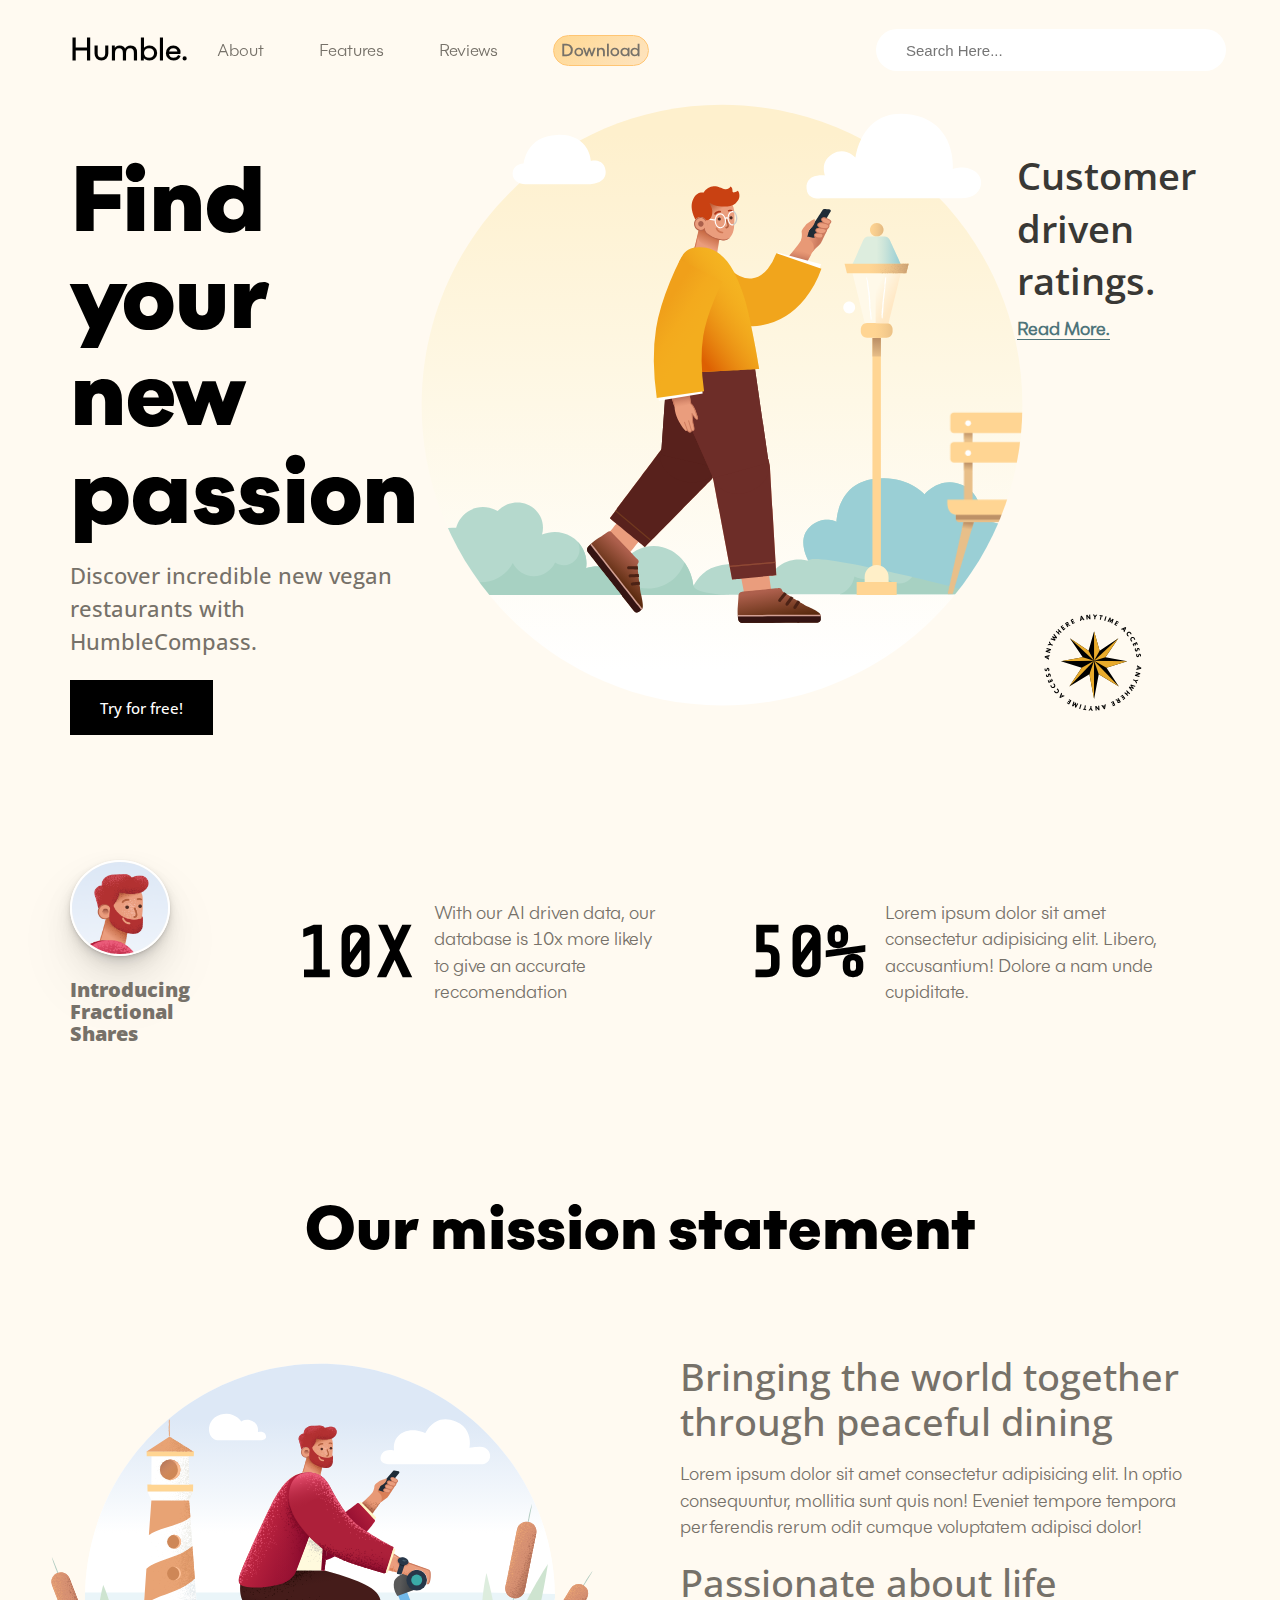
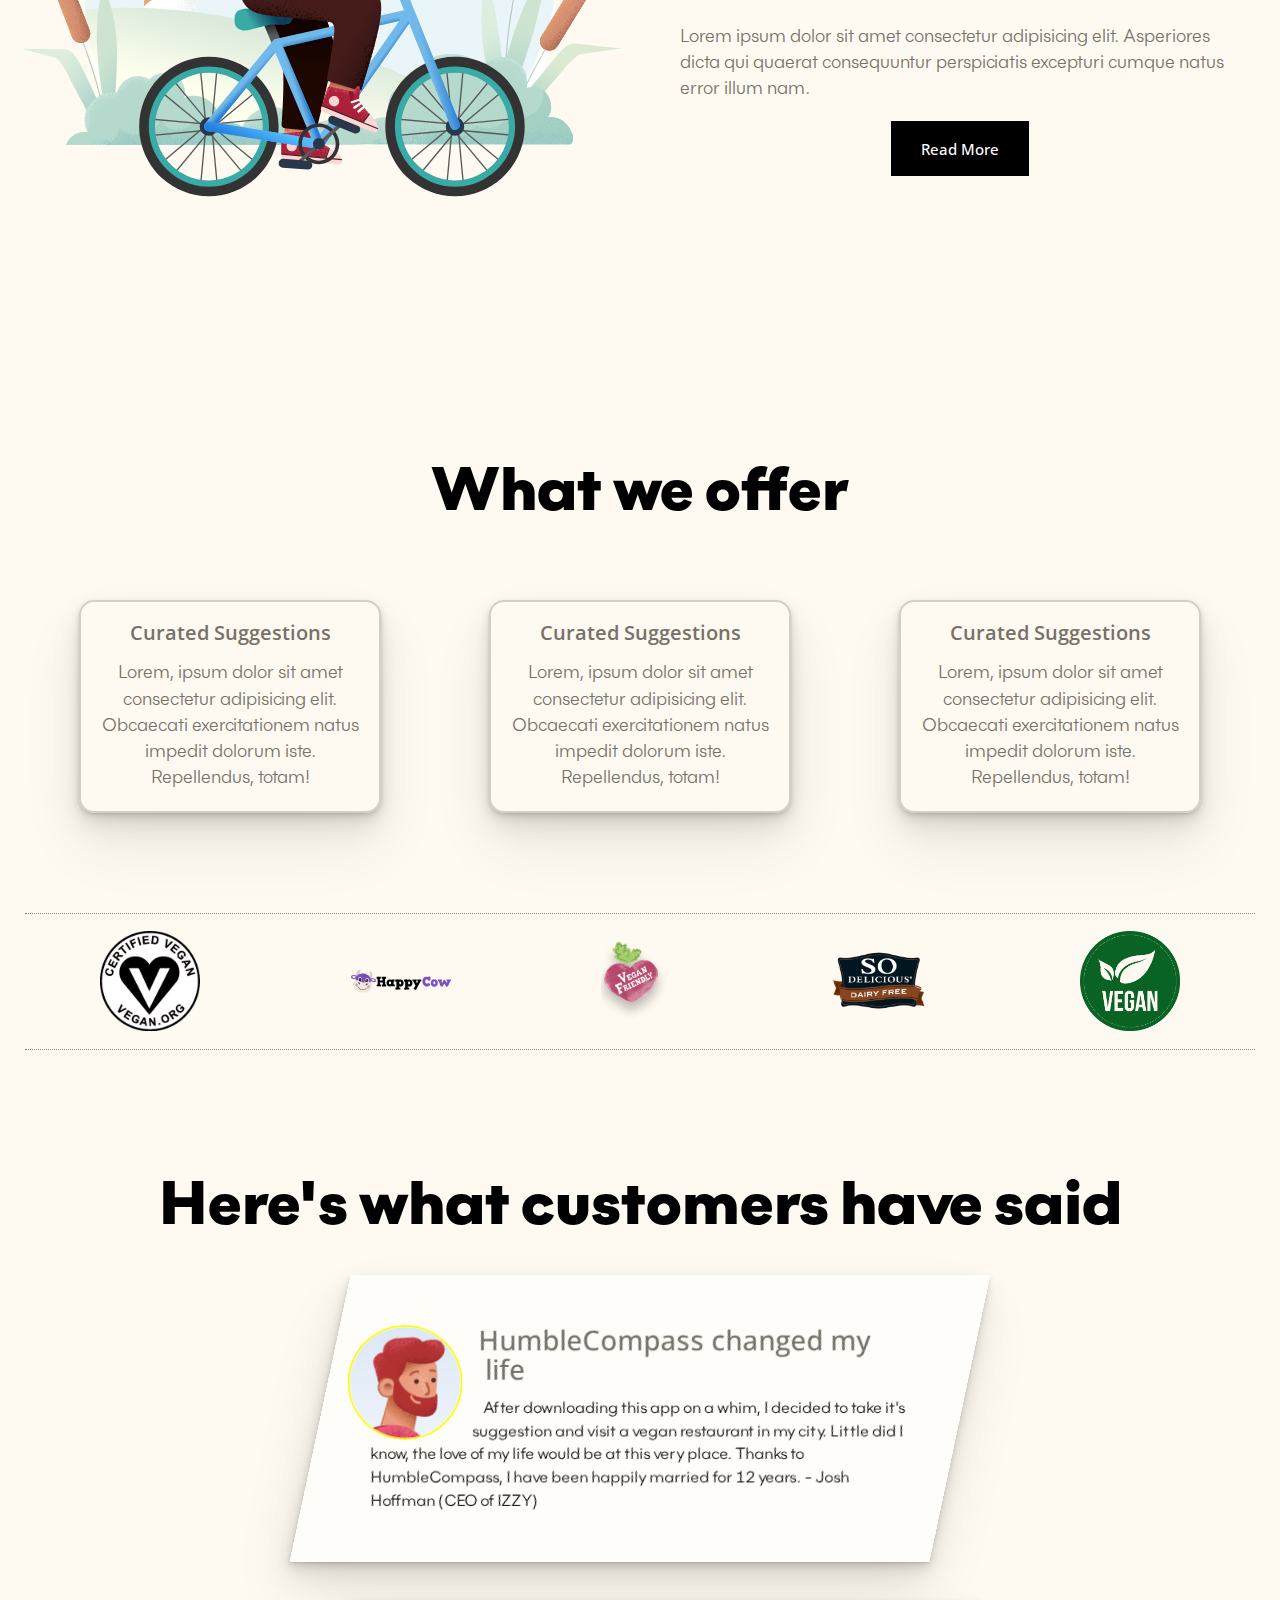
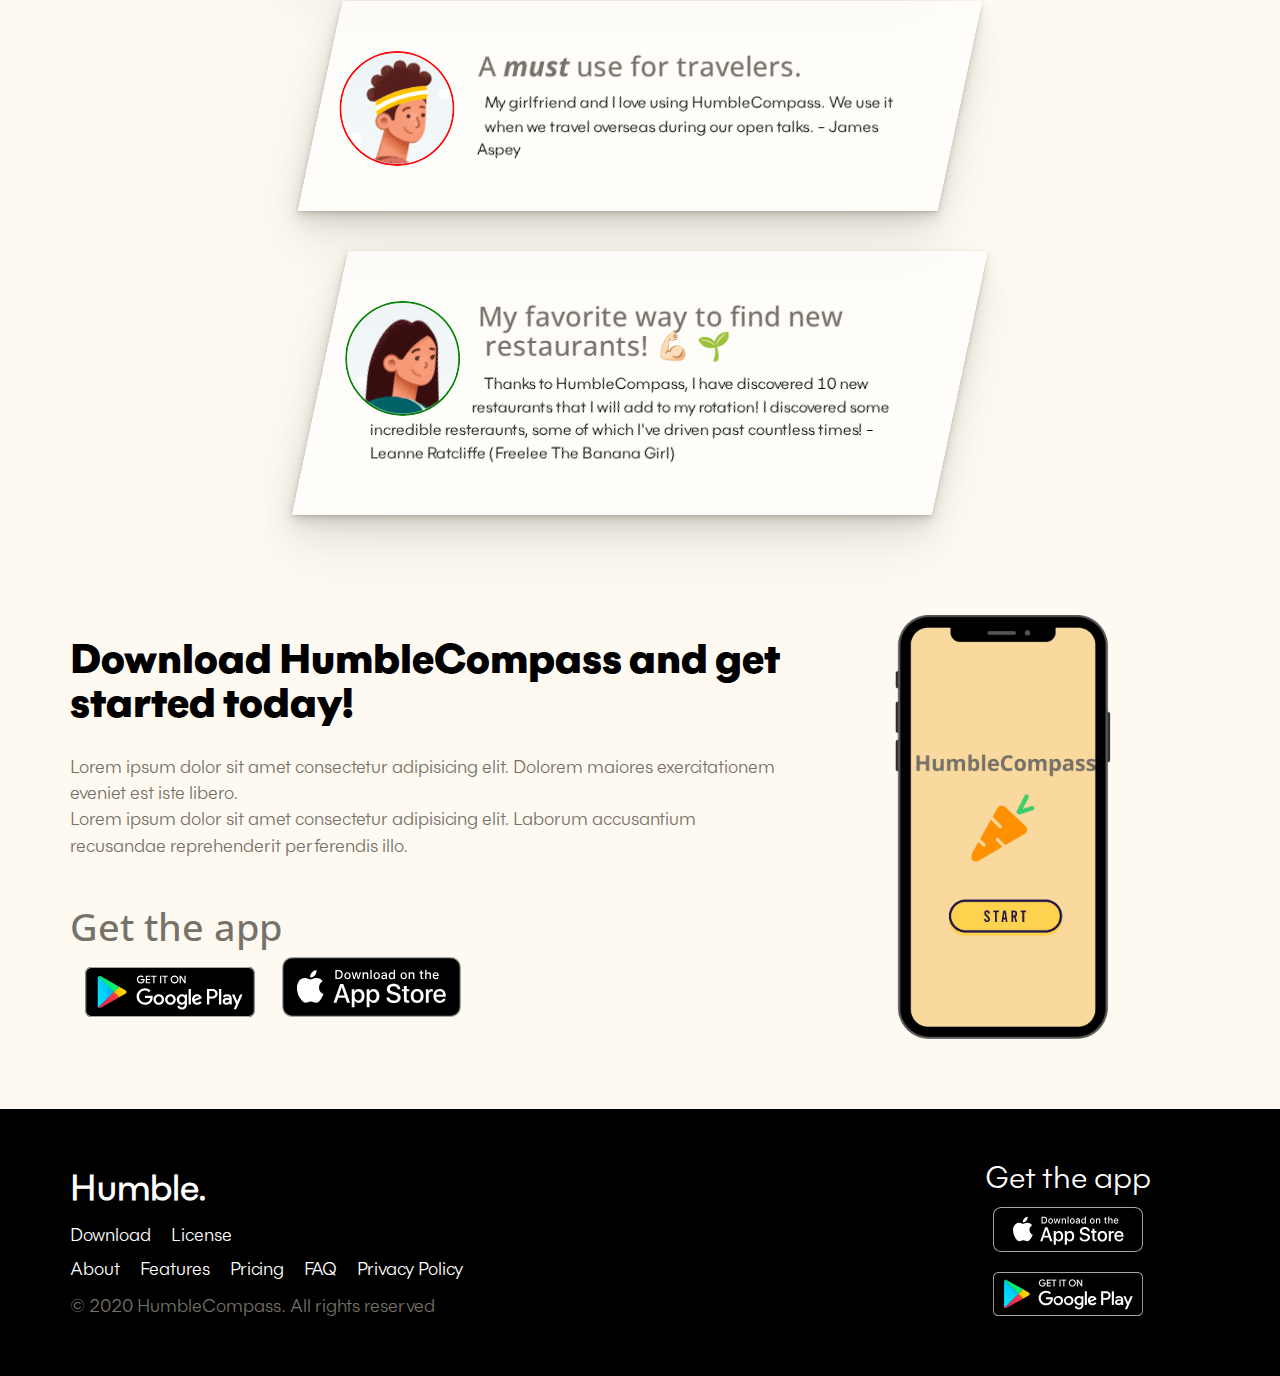
<file: index.html>
<!DOCTYPE html>
<!--

          .
        ('
        '|
        |'
       [::]
       [::]   _......_
       [::].-'      _.-`.
       [:.'    .-. '-._.-`.
       [/ /\   |  \        `-..
       / / |   `-.'      .-.   `-.
      /  `-'            (   `.    `.
     |           /\      `-._/      \
     '    .'\   /  `.           _.-'|
    /    /  /   \_.-'        _.':;:/
  .'     \_/             _.-':;_.-'
 /   .-.             _.-' \;.-'
/   (   \       _..-'     |
\    `._/  _..-'    .--.  |
 `-.....-'/  _ _  .'    '.|
          | |_|_| |      | \  (o)
     (o)  | |_|_| |      | | (\'/)
    (\'/)/  ''''' |     o|  \;:;
     :;  |        |      |  |/)
      ;: `-.._    /__..--'\.' ;:
          :;  `--' :;   :;


  Designed with Love
  Ryan Roberts
  https://ryanroberts.dev
  https://www.linkedin.com/in/ryanroberts0/
  @positiveryan 


-->
<html lang="en">
  <head>
    <meta charset="UTF-8" />
    <meta http-equiv="X-UA-Compatible" content="IE=edge" />
    <meta name="viewport" content="width=device-width, initial-scale=1.0" />
    <link
      rel="stylesheet"
      href="https://cdnjs.cloudflare.com/ajax/libs/font-awesome/5.15.3/css/all.min.css"
      integrity="sha512-iBBXm8fW90+nuLcSKlbmrPcLa0OT92xO1BIsZ+ywDWZCvqsWgccV3gFoRBv0z+8dLJgyAHIhR35VZc2oM/gI1w=="
      crossorigin="anonymous"
    />
    <link rel="stylesheet" href="./css/main.css" />
    <link rel="preconnect" href="https://fonts.gstatic.com" />
    <link
      href="https://fonts.googleapis.com/css2?family=Share+Tech+Mono&display=swap"
      rel="stylesheet"
    />
    <link rel="apple-touch-icon" sizes="180x180" href="/apple-touch-icon.png" />
    <link rel="icon" type="image/png" sizes="32x32" href="/favicon-32x32.png" />
    <link rel="icon" type="image/png" sizes="16x16" href="/favicon-16x16.png" />
    <link rel="manifest" href="/site.webmanifest" />
    <meta name="description" content="Discover new restaurants with HumbleCompass" />
    <meta name="keywords" content="vegan plant-based plant based mindful earth food restaurants" />
    <title>Be Humble.</title>
  </head>
  <body>
    <!-- NAVBAR -->
    <nav class="nav top" id="navbar">
      <h3 class="nav__logo">Humble.</h3>
      <ul>
        <li><a href="#about">About</a></li>
        <li><a href="#features">Features</a></li>
        <li><a href="#reviews">Reviews</a></li>
        <li><a href="#" id="downloadBtn">Download</a></li>
      </ul>
      <form id="navSearch" class="input-icon">
        <input
          placeholder="Search Here..."
          class="nav__search"
          type="text"
          name="search"
          id="search"
        />
        <i class="fas fa-search"></i>
      </form>
    </nav>
    <!-- HERO SECTION -->
    <main class="hero">
      <div class="hero__left">
        <div>
          <h1 class="heading heading--primary mb-2">Find your new passion</h1>
          <p class="subheading subheading--hero mb-4">
            Discover incredible new vegan restaurants with HumbleCompass.
          </p>
        </div>
        <a class="btn btn--hero" href="#download">Try for free!</a>
      </div>
      <!-- SAPIENS Start -->
      <script src="./js/pre-min.js"></script>
      <div id="lottie" class="hero__center"></div>
      <script src="./js/post-min.js"></script>
      <!-- SAPIENS end -->
      <div class="hero__right">
        <div>
          <h4 class="subheading subheading--secondary mb-1">Customer driven ratings.</h4>
          <a href="#features">Read More.</a>
        </div>
        <img src="./img/compass.svg" alt="cpas" />
      </div>
    </main>

    <!-- TESTIMONIALS -->
    <section class="article">
      <div class="article__left">
        <img src="./img/head.png" alt="profile" />
        <h3 class="subheading subheading--article">
          Introducing <br />
          Fractional <br />
          Shares
        </h3>
      </div>
      <div class="article__right">
        <article>
          <h4 class="number-text">10X</h4>
          <p class="p-text p-text--primary">
            With our AI driven data, our database is 10x more likely to give an accurate
            reccomendation
          </p>
        </article>
        <article>
          <h4 class="number-text">50%</h4>
          <p class="p-text p-text--primary">
            Lorem ipsum dolor sit amet consectetur adipisicing elit. Libero, accusantium! Dolore a
            nam unde cupiditate.
          </p>
        </article>
      </div>
    </section>

    <!-- About -->
    <section class="about" id="about">
      <div class="about__top">
        <h2 class="heading heading--secondary">Our mission statement</h2>
      </div>
      <div class="about__left">
        <img src="./img/bike.svg" alt="bike" />
      </div>
      <div class="about__right">
        <div>
          <h3 class="subheading subheading--about">
            Bringing the world together through peaceful dining
          </h3>
          <p class="p-text">
            Lorem ipsum dolor sit amet consectetur adipisicing elit. In optio consequuntur, mollitia
            sunt quis non! Eveniet tempore tempora perferendis rerum odit cumque voluptatem adipisci
            dolor!
          </p>
        </div>
        <div>
          <h3 class="subheading subheading--about">Passionate about life</h3>
          <p class="p-text">
            Lorem ipsum dolor sit amet consectetur adipisicing elit. Asperiores dicta qui quaerat
            consequuntur perspiciatis excepturi cumque natus error illum nam.
          </p>
        </div>
        <button class="btn btn--hero ctr-btn">Read More</button>
      </div>
    </section>

    <!-- FEATURES -->
    <section class="features" id="features">
      <h3 class="heading heading--secondary ctr-txt mb-8">What we offer</h3>
      <div class="features__cards">
        <article>
          <i class="fas fa-seedling plant"></i>
          <h4 class="subheading subheading--card">Curated Suggestions</h4>
          <p class="p-text">
            Lorem, ipsum dolor sit amet consectetur adipisicing elit. Obcaecati exercitationem natus
            impedit dolorum iste. Repellendus, totam!
          </p>
        </article>
        <article>
          <i class="fas fa-compass compass"></i>
          <h4 class="subheading subheading--card">Curated Suggestions</h4>
          <p class="p-text">
            Lorem, ipsum dolor sit amet consectetur adipisicing elit. Obcaecati exercitationem natus
            impedit dolorum iste. Repellendus, totam!
          </p>
        </article>
        <article>
          <i class="fas fa-utensils utensils"></i>
          <h4 class="subheading subheading--card">Curated Suggestions</h4>
          <p class="p-text">
            Lorem, ipsum dolor sit amet consectetur adipisicing elit. Obcaecati exercitationem natus
            impedit dolorum iste. Repellendus, totam!
          </p>
        </article>
      </div>
      <aside class="logos">
        <img src="./img/logos/certified-vegan.png" alt="certified-vegan" />
        <img src="./img/logos/happy-cow.svg" alt="certified-vegan" />
        <img src="./img/logos/vf-2.png" alt="certified-vegan" />
        <img src="./img/logos/so-delicious.png" alt="certified-vegan" />
        <img src="./img/logos/vegan-symbol.png" alt="certified-vegan" />
      </aside>
    </section>

    <!-- REVIEWS -->
    <section class="reviews" id="reviews">
      <h2 class="heading heading--secondary ctr-txt mb-4">Here's what customers have said</h2>

      <div class="review mb-4">
        <figure class="review__shape">
          <img src="./img/head.png" alt="head" class="review__img" />
          <figcaption class="review__caption">Josh Hoffman</figcaption>
        </figure>
        <div class="review__text">
          <h3 class="subheading subheading--teritary mb-1">HumbleCompass changed my life</h3>
          <p>
            After downloading this app on a whim, I decided to take it's suggestion and visit a
            vegan restaurant in my city. Little did I know, the love of my life would be at this
            very place. Thanks to HumbleCompass, I have been happily married for 12 years. - Josh
            Hoffman (CEO of IZZY)
          </p>
        </div>
      </div>

      <div class="review mb-4">
        <figure class="review__shape review__shape--red">
          <img src="./img/head-2.png" alt="head" class="review__img" />
          <figcaption class="review__caption">James Aspey</figcaption>
        </figure>
        <div class="review__text">
          <h3 class="subheading subheading--teritary mb-1">
            A <strong><em>must</em></strong> use for travelers.
          </h3>
          <p>
            My girlfriend and I love using HumbleCompass. We use it when we travel overseas during
            our open talks. - James Aspey
          </p>
        </div>
      </div>

      <div class="review">
        <figure class="review__shape review__shape--green">
          <img src="./img/head-3.png" alt="head" class="review__img" />
          <figcaption class="review__caption">Leanne Ratcliffe</figcaption>
        </figure>
        <div class="review__text">
          <h3 class="subheading subheading--teritary mb-1">
            My favorite way to find new restaurants! 💪🏻 🌱
          </h3>
          <p>
            Thanks to HumbleCompass, I have discovered 10 new restaurants that I will add to my
            rotation! I discovered some incredible resteraunts, some of which I've driven past
            countless times! - Leanne Ratcliffe (Freelee The Banana Girl)
          </p>
        </div>
      </div>
    </section>

    <!-- DOWNLOAD SECTION -->
    <section class="download" id="download">
      <div class="download__left">
        <article>
          <h2 class="heading heading--features mb-3">
            Download HumbleCompass and get started today!
          </h2>
          <p class="p-text">
            Lorem ipsum dolor sit amet consectetur adipisicing elit. Dolorem maiores exercitationem
            eveniet est iste libero.<br />
            Lorem ipsum dolor sit amet consectetur adipisicing elit. Laborum accusantium recusandae
            reprehenderit perferendis illo.
          </p>
        </article>
        <div class="btn-wrap">
          <div class="btn-wrap__left">
            <p class="subheading subheading--phone">Get the app</p>
            <img src="./img/goog.svg" class="google-btn" alt="google" />
          </div>
          <img src="./img/app-store-badge.svg" class="app-btn" alt="apple" />
        </div>
      </div>
      <div class="download__right">
        <img src="./img/phone-final.png" alt="iphone-left" />
      </div>
    </section>
    <!-- Footer -->
    <footer class="footer">
      <div class="footer__left">
        <h3 class="logo logo--white">Humble.</h3>
        <div class="footer__row">
          <a href="#">Download</a>
          <a href="#">License</a>
        </div>
        <div class="footer__row">
          <a href="#">About</a>
          <a href="#">Features</a>
          <a href="#">Pricing</a>
          <a href="#">FAQ</a>
          <a href="#">Privacy Policy</a>
        </div>
        <p class="p-text p-text--footer">© 2020 HumbleCompass. All rights reserved</p>
      </div>
      <div class="footer__right">
        <p class="logo logo--secondary">Get the app</p>
        <img src="./img/btns/app-store-badge.svg" alt="appstore" />
        <img src="./img/btns/goog-store-badge.svg" alt="appstore" />
      </div>
    </footer>

    <script src="./js/final.js"></script>
  </body>
</html>
</file>
<file: css/main.css>
@import url("https://fonts.googleapis.com/css2?family=Open+Sans:ital,wght@0,300;0,400;0,600;0,700;0,800;1,300;1,400;1,600;1,700;1,800&display=swap");
@font-face {
  font-family: 'Flink Regular';
  font-style: normal;
  font-weight: normal;
  src: local("Flink Regular"), url("../fonts/FlinkRegular.woff") format("woff");
}

@font-face {
  font-family: 'Flink Medium';
  font-style: normal;
  font-weight: normal;
  src: local("Flink Medium"), url("../fonts/FlinkMedium.woff") format("woff");
}

@font-face {
  font-family: 'Flink Medium Italic';
  font-style: normal;
  font-weight: normal;
  src: local("Flink Medium Italic"), url("../fonts/FlinkMediumItalic.woff") format("woff");
}

@font-face {
  font-family: 'Flink Bold';
  font-style: normal;
  font-weight: normal;
  src: local("Flink Bold"), url("../fonts/FlinkBold.woff") format("woff");
}

@font-face {
  font-family: 'Flink Black';
  font-style: normal;
  font-weight: normal;
  src: local("Flink Black"), url("../fonts/FlinkBlack.woff") format("woff");
}

:root {
  --color-primary: #fffaf1;
  --shadow-diffuse: 0 1px 1px rgba(0, 0, 0, 0.08), 0 2px 2px rgba(0, 0, 0, 0.12),
    0 4px 4px rgba(0, 0, 0, 0.16), 0 8px 8px rgba(0, 0, 0, 0.2);
  --shadow-dreamy: 0 1px 2px rgba(0, 0, 0, 0.07), 0 2px 4px rgba(0, 0, 0, 0.07),
    0 4px 8px rgba(0, 0, 0, 0.07), 0 8px 16px rgba(0, 0, 0, 0.07), 0 16px 32px rgba(0, 0, 0, 0.07),
    0 32px 64px rgba(0, 0, 0, 0.07);
  --shadow-shorter: 0 1px 1px rgba(0, 0, 0, 0.11), 0 2px 2px rgba(0, 0, 0, 0.11),
    0 4px 4px rgba(0, 0, 0, 0.11), 0 6px 8px rgba(0, 0, 0, 0.11), 0 8px 16px rgba(0, 0, 0, 0.11);
  --shadow-longer: 0 2px 1px rgba(0, 0, 0, 0.09), 0 4px 2px rgba(0, 0, 0, 0.09),
    0 8px 4px rgba(0, 0, 0, 0.09), 0 16px 8px rgba(0, 0, 0, 0.09), 0 32px 16px rgba(0, 0, 0, 0.09);
}

/*
0 - 600px:      Phone
600 - 900px:    Tablet portrait
900 - 1200px:   Tablet landscape
[1200 - 1800] is where our normal styles apply
1800px + :      Big desktop

$breakpoint arguement choices:
- phone
- tab-port
- tab-land
- big-desktop

ORDER: Base + typography > general layout + grid > page layout > components

1em = 16px
*/
@-webkit-keyframes spin {
  0% {
    -webkit-transform: rotate(0deg);
            transform: rotate(0deg);
  }
  100% {
    -webkit-transform: rotate(360deg);
            transform: rotate(360deg);
  }
}
@keyframes spin {
  0% {
    -webkit-transform: rotate(0deg);
            transform: rotate(0deg);
  }
  100% {
    -webkit-transform: rotate(360deg);
            transform: rotate(360deg);
  }
}

*,
*::before,
*::after {
  margin: 0;
  padding: 0;
  -webkit-box-sizing: inherit;
          box-sizing: inherit;
}

html {
  font-size: 62.5%;
  -webkit-text-size-adjust: none;
     -moz-text-size-adjust: none;
      -ms-text-size-adjust: none;
          text-size-adjust: none;
}

@media only screen and (max-width: 75em) {
  html {
    font-size: 55%;
  }
}

@media only screen and (max-width: 36.5em) {
  html {
    font-size: 52.5%;
  }
}

body {
  -webkit-box-sizing: border-box;
          box-sizing: border-box;
  font-family: 'Flink Regular', 'Flink Medium', 'Flink Thin', 'Flink Bold', 'Flink ExtraBold', 'Flink Black', BlinkMacSystemFont, 'Segoe UI', Roboto, Oxygen, Ubuntu, Cantarell, 'Open Sans', 'Helvetica Neue', sans-serif;
  background: #fffaf1;
  -webkit-text-size-adjust: none;
     -moz-text-size-adjust: none;
      -ms-text-size-adjust: none;
          text-size-adjust: none;
}

@media only screen and (max-width: 75em) {
  body {
    padding: 3rem;
    padding: 0;
  }
}

@media only screen and (max-width: 36.5em) {
  body {
    padding: 0;
  }
}

::-moz-selection {
  background-color: #e9ab2b;
  color: white;
}

::selection {
  background-color: #e9ab2b;
  color: white;
}

.heading {
  font-weight: 800;
  line-height: 1.08;
  font-family: 'Flink Black', sans-serif;
  font-size: 9rem;
}

@media only screen and (max-width: 36.5em) {
  .heading {
    font-size: 7rem;
    line-height: 1.25;
  }
}

.heading--secondary {
  font-size: 6rem;
  font-weight: 700;
}

@media only screen and (max-width: 36.5em) {
  .heading--secondary {
    font-size: 5.5rem;
    text-align: center;
  }
}

.heading--features {
  font-size: 4rem;
}

@media only screen and (max-width: 36.5em) {
  .heading--features {
    text-align: center;
  }
}

.subheading {
  font-weight: 500;
  color: #767169;
  font-size: 3.75rem;
  font-family: 'Open Sans', sans-serif;
  line-height: 1.1;
}

.subheading--hero {
  font-size: 2.2rem;
  line-height: 1.5;
}

.subheading--secondary {
  color: #393835;
  font-weight: 600;
  line-height: 1.4;
}

.subheading--article {
  font-size: 2rem;
  font-weight: 800;
}

.subheading--about {
  line-height: 1.2;
  margin-bottom: 1.75rem;
}

.subheading--phone {
  line-height: 1.2;
  margin-bottom: 1.75rem;
}

@media only screen and (max-width: 36.5em) {
  .subheading--phone {
    display: none;
  }
}

.subheading--card {
  font-size: 2rem;
  font-weight: 600;
  margin-bottom: 1.5rem;
}

.subheading--teritary {
  font-size: 2.75rem;
}

.logo {
  font-size: 3.5rem;
}

.logo--white {
  color: #fff;
}

.logo--secondary {
  color: white;
  font-size: 3rem;
}

.number-text {
  font-family: 'Share Tech Mono', monospace;
  font-size: 7.25rem;
  margin-right: 2rem;
}

.p-text {
  line-height: 1.5;
  font-size: 1.75rem;
  color: #767169;
  font-weight: 500;
}

.txt-ctr {
  text-align: center;
}

.radial-gradient {
  height: 30rem;
  width: 30rem;
  border-radius: 100rem;
  background: #fee4c0;
  background: radial-gradient(circle, #fee4c0 0%, rgba(255, 250, 241, 0.0914741) 100%);
}

.mb-1 {
  margin-bottom: 1rem;
}

.mb-2 {
  margin-bottom: 2rem;
}

.mb-3 {
  margin-bottom: 3rem;
}

.mb-4 {
  margin-bottom: 4rem;
}

.mb-5 {
  margin-bottom: 5rem;
}

.mb-6 {
  margin-bottom: 6rem;
}

.mb-7 {
  margin-bottom: 7rem;
}

.mb-8 {
  margin-bottom: 8rem;
}

.mb-9 {
  margin-bottom: 9rem;
}

.mb-10 {
  margin-bottom: 10rem;
}

.ctr-btn {
  display: inherit;
  margin: 0 auto;
}

.ctr-txt {
  width: -webkit-fit-content;
  width: -moz-fit-content;
  width: fit-content;
  margin-left: auto;
  margin-right: auto;
}

.input-icon {
  position: relative;
}

.input-icon i {
  position: absolute;
  bottom: 15px;
  right: 15px;
  font-size: 1.5rem;
  color: grey;
  cursor: pointer;
  -webkit-transition: all 0.3s;
  transition: all 0.3s;
}

.input-icon i:hover {
  color: black;
}

@media only screen and (max-width: 36.5em) {
  .input-icon i {
    display: none;
  }
}

.nav {
  display: -webkit-box;
  display: -ms-flexbox;
  display: flex;
  -webkit-box-pack: justify;
      -ms-flex-pack: justify;
          justify-content: space-between;
  margin-bottom: 5rem;
  z-index: 999;
  height: 10rem;
  padding: 0 7rem;
  -webkit-box-align: center;
      -ms-flex-align: center;
          align-items: center;
  background: #f9e6c6;
  position: fixed;
  width: 100%;
  top: 0px;
  z-index: 99999;
  -webkit-transition: all 0.5s ease;
  transition: all 0.5s ease;
  -webkit-box-shadow: 0 2px 4px 0 rgba(0, 0, 0, 0.2);
          box-shadow: 0 2px 4px 0 rgba(0, 0, 0, 0.2);
}

.nav.top {
  background-color: transparent;
  -webkit-box-shadow: none;
          box-shadow: none;
}

@media only screen and (max-width: 56.25em) {
  .nav {
    padding: 1rem 1.25rem;
  }
}

@media only screen and (max-width: 36.5em) {
  .nav {
    padding: 1rem 2rem;
  }
}

.nav ul {
  list-style: none;
  display: -webkit-box;
  display: -ms-flexbox;
  display: flex;
  -webkit-box-align: center;
      -ms-flex-align: center;
          align-items: center;
  margin-right: 20rem;
}

@media only screen and (max-width: 75em) {
  .nav ul {
    margin-right: 0;
  }
}

.nav ul li {
  margin: 0 2.75rem;
  font-size: 1.65rem;
}

@media only screen and (max-width: 56.25em) {
  .nav ul li:nth-child(-n + 3) {
    display: none;
  }
}

.nav ul li a {
  text-decoration: none;
  color: #767169;
  -webkit-transition: color 0.3s;
  transition: color 0.3s;
}

.nav ul li a:hover {
  color: #e9ab2b;
}

.nav ul li:last-child {
  display: inline-block;
  border: 1px solid #ffc573;
  border-radius: 10rem;
  padding: 0.45rem 0.75rem;
  font-weight: 800;
  background: #fee4c0;
  background: linear-gradient(319deg, #fee4c0 0%, #ffd892 100%);
  -webkit-transition: all 0.3s;
  transition: all 0.3s;
  cursor: pointer;
}

.nav ul li:last-child:hover {
  -webkit-transform: translateY(-3px);
          transform: translateY(-3px);
  -webkit-box-shadow: var(--shadow-dreamy);
          box-shadow: var(--shadow-dreamy);
}

.nav ul li:last-child:hover a {
  color: inherit;
}

@media only screen and (max-width: 36.5em) {
  .nav ul li:last-child {
    margin: 0;
  }
}

.nav__logo {
  font-size: 3rem;
  cursor: pointer;
}

@media only screen and (max-width: 36.5em) {
  .nav__logo {
    margin-right: auto;
  }
}

.nav__search {
  border-radius: 100px;
  width: 35rem;
  border: none;
  outline: none;
  padding: 1.25rem 3rem;
  font-size: 1.5rem;
  -webkit-transition: all 0.3s;
  transition: all 0.3s;
}

.nav__search:hover, .nav__search:focus {
  -webkit-box-shadow: var(--shadow-shorter);
          box-shadow: var(--shadow-shorter);
}

@media only screen and (max-width: 56.25em) {
  .nav__search {
    width: 25rem;
  }
}

@media only screen and (max-width: 36.5em) {
  .nav__search {
    display: none;
  }
}

.btn--hero {
  padding: 1.75rem 3rem;
  background: #000000;
  color: #fff;
  border: none;
  font-family: 'Open Sans';
  cursor: pointer;
  font-weight: 500;
  font-size: 1.5rem;
  text-decoration: none;
  -webkit-transition: all 0.3s ease;
  transition: all 0.3s ease;
  text-align: center;
}

.btn--hero:hover {
  background: #e9ab2b;
}

@media only screen and (max-width: 36.5em) {
  .btn--hero {
    padding: 1.75rem 2.5rem;
    font-size: 1.75rem;
  }
}

.logos {
  border-top: 1px dotted grey;
  border-bottom: 1px dotted grey;
  padding: 1.75rem 0;
  display: -webkit-box;
  display: -ms-flexbox;
  display: flex;
  -ms-flex-pack: distribute;
      justify-content: space-around;
}

.logos img {
  max-width: 10rem;
  max-height: 10rem;
}

@media only screen and (max-width: 36.5em) {
  .logos img:last-child {
    display: none;
  }
}

.carousel {
  padding: 10px;
  background: tomato;
}

.carousel__child {
  width: 358px;
  height: 40px;
  margin: 0 auto;
  border-top: 1px dotted grey;
  border-bottom: 1px dotted grey;
  padding: 1.75rem 0;
  display: -webkit-box;
  display: -ms-flexbox;
  display: flex;
  -ms-flex-pack: distribute;
      justify-content: space-around;
}

.carousel__child ul {
  position: relative;
  list-style: none;
  padding: 0;
  border: 1px solid black;
  margin: 0;
  height: 40px;
  overflow: hidden;
}

.carousel__child ul li {
  position: absolute;
  background: white;
  margin-right: -4px;
}

.carousel__child ul li div {
  width: 60px;
  height: 40px;
  display: inline-block;
  text-align: center;
  line-height: 40px;
  margin-right: -4px;
}

.one {
  -webkit-animation: loop 4s linear infinite;
          animation: loop 4s linear infinite;
}

.two {
  -webkit-animation: looptwo 8s linear infinite;
          animation: looptwo 8s linear infinite;
}

@-webkit-keyframes loop {
  0% {
    -webkit-transform: translate(0, 0);
            transform: translate(0, 0);
  }
  50% {
    -webkit-transform: translate(-100%, 0);
            transform: translate(-100%, 0);
  }
  50.1% {
    -webkit-transform: translate(100%, 0);
            transform: translate(100%, 0);
  }
  100% {
    -webkit-transform: translate(0, 0);
            transform: translate(0, 0);
  }
}

@keyframes loop {
  0% {
    -webkit-transform: translate(0, 0);
            transform: translate(0, 0);
  }
  50% {
    -webkit-transform: translate(-100%, 0);
            transform: translate(-100%, 0);
  }
  50.1% {
    -webkit-transform: translate(100%, 0);
            transform: translate(100%, 0);
  }
  100% {
    -webkit-transform: translate(0, 0);
            transform: translate(0, 0);
  }
}

@-webkit-keyframes looptwo {
  0% {
    -webkit-transform: translate(100%, 0);
            transform: translate(100%, 0);
  }
  50% {
    -webkit-transform: translate(-100%, 0);
            transform: translate(-100%, 0);
  }
  50.1% {
    -webkit-transform: translate(100%, 0);
            transform: translate(100%, 0);
  }
  100% {
    -webkit-transform: translate(-100%, 0);
            transform: translate(-100%, 0);
  }
}

@keyframes looptwo {
  0% {
    -webkit-transform: translate(100%, 0);
            transform: translate(100%, 0);
  }
  50% {
    -webkit-transform: translate(-100%, 0);
            transform: translate(-100%, 0);
  }
  50.1% {
    -webkit-transform: translate(100%, 0);
            transform: translate(100%, 0);
  }
  100% {
    -webkit-transform: translate(-100%, 0);
            transform: translate(-100%, 0);
  }
}

.hero {
  display: -ms-grid;
  display: grid;
  -ms-grid-columns: 3.25fr 6fr 2fr;
      grid-template-columns: 3.25fr 6fr 2fr;
      grid-template-areas: 'hero-left hero-center hero-right';
  gap: 1rem;
  height: 90vh;
  padding: 15rem 7rem 0 7rem;
  position: relative;
}

@media only screen and (min-width: 112.5em) {
  .hero {
    margin-bottom: 25rem;
  }
}

@media only screen and (max-width: 75em) {
  .hero {
    padding: 15rem 5rem 5rem 5rem;
    -ms-grid-columns: 2fr 2.75fr;
        grid-template-columns: 2fr 2.75fr;
        grid-template-areas: 'hero-left hero-center';
  }
}

@media only screen and (max-width: 56.25em) {
  .hero {
    padding: 15rem 0 5rem 0;
    -ms-grid-columns: 1fr;
        grid-template-columns: 1fr;
    -ms-grid-rows: 1.5fr minmax(300px, 3fr);
        grid-template-rows: 1.5fr minmax(300px, 3fr);
        grid-template-areas: 'hero-left' 'hero-center';
  }
}

@media only screen and (max-width: 36.5em) {
  .hero {
    margin-bottom: 20rem;
  }
}

.hero__left {
  -ms-grid-row: 1;
  -ms-grid-column: 1;
  grid-area: hero-left;
  z-index: 999;
}

@media only screen and (max-width: 56.25em) {
  .hero__left {
    text-align: center;
    padding: 1.25rem;
  }
}

.hero__center {
  -ms-grid-row: 1;
  -ms-grid-column: 2;
  grid-area: hero-center;
}

.hero__center svg {
  width: 80%;
  position: absolute;
  top: 20px;
  left: 210px;
}

@media only screen and (min-width: 112.5em) {
  .hero__center svg {
    width: 70%;
  }
}

@media only screen and (max-width: 75em) {
  .hero__center svg {
    top: 100px;
  }
}

@media only screen and (max-width: 56.25em) {
  .hero__center svg {
    left: 76px;
    top: 425px;
  }
}

@media only screen and (max-width: 36.5em) {
  .hero__center svg {
    top: 50%;
    left: 50%;
    -webkit-transform: translate(-50%, 30%);
            transform: translate(-50%, 30%);
    width: 100%;
  }
}

.hero__right {
  -ms-grid-row: 1;
  -ms-grid-column: 3;
  grid-area: hero-right;
  display: -webkit-box;
  display: -ms-flexbox;
  display: flex;
  -webkit-box-orient: vertical;
  -webkit-box-direction: normal;
      -ms-flex-direction: column;
          flex-direction: column;
  -webkit-box-pack: justify;
      -ms-flex-pack: justify;
          justify-content: space-between;
}

@media only screen and (max-width: 75em) {
  .hero__right {
    display: none;
  }
}

.hero__right img {
  width: 15rem;
  outline: none;
  -webkit-animation: spin 7s ease-in-out infinite;
          animation: spin 7s ease-in-out infinite;
  margin-bottom: 7rem;
}

.hero__right a {
  font-size: 1.75rem;
  font-weight: 600;
  border-bottom: 1px solid #4e747a;
  text-decoration: none;
  color: #4e747a;
  -webkit-transition: all 0.3s;
  transition: all 0.3s;
}

.hero__right a:hover {
  color: #e9ab2b;
  border-bottom: 1px solid #e9ab2b;
}

.article {
  display: -webkit-box;
  display: -ms-flexbox;
  display: flex;
  -webkit-box-pack: justify;
      -ms-flex-pack: justify;
          justify-content: space-between;
  padding: 5rem 7rem;
}

@media only screen and (max-width: 75em) {
  .article {
    -webkit-box-pack: center;
        -ms-flex-pack: center;
            justify-content: center;
  }
}

@media only screen and (max-width: 36.5em) {
  .article {
    padding: 5rem 0;
    display: none;
  }
}

.article__left {
  width: 35%;
}

@media only screen and (max-width: 75em) {
  .article__left {
    display: none;
  }
}

.article__left img {
  width: 10rem;
  border: 2px solid white;
  border-radius: 50%;
  -webkit-box-shadow: var(--shadow-dreamy);
          box-shadow: var(--shadow-dreamy);
  margin-bottom: 2rem;
}

.article__right {
  display: -webkit-box;
  display: -ms-flexbox;
  display: flex;
}

@media only screen and (max-width: 75em) {
  .article__right {
    -webkit-box-orient: vertical;
    -webkit-box-direction: normal;
        -ms-flex-direction: column;
            flex-direction: column;
  }
}

.article__right article {
  display: -webkit-box;
  display: -ms-flexbox;
  display: flex;
  -webkit-box-align: center;
      -ms-flex-align: center;
          align-items: center;
  padding: 0 4rem;
}

@media only screen and (max-width: 75em) {
  .article__right article {
    -webkit-box-orient: vertical;
    -webkit-box-direction: normal;
        -ms-flex-direction: column;
            flex-direction: column;
    -webkit-box-align: center;
        -ms-flex-align: center;
            align-items: center;
    -webkit-box-pack: center;
        -ms-flex-pack: center;
            justify-content: center;
    text-align: center;
    padding: 2rem 0;
  }
}

@media only screen and (max-width: 77em) {
  .article__left {
    display: none;
  }
  .article__right {
    -webkit-box-orient: vertical;
    -webkit-box-direction: normal;
        -ms-flex-direction: column;
            flex-direction: column;
  }
  .article__right article {
    -webkit-box-orient: vertical;
    -webkit-box-direction: normal;
        -ms-flex-direction: column;
            flex-direction: column;
    -webkit-box-align: center;
        -ms-flex-align: center;
            align-items: center;
    -webkit-box-pack: center;
        -ms-flex-pack: center;
            justify-content: center;
    text-align: center;
    padding: 2rem 0;
  }
}

.about {
  display: -ms-grid;
  display: grid;
  -ms-grid-columns: (1fr)[2];
      grid-template-columns: repeat(2, 1fr);
  -ms-grid-rows: 0.2fr 1fr;
      grid-template-rows: 0.2fr 1fr;
      grid-template-areas: 'about-top about-top' 'about-left about-right';
  padding: 10rem 0 5rem 0;
}

@media only screen and (max-width: 75em) {
  .about {
    -ms-grid-columns: 1fr;
        grid-template-columns: 1fr;
    -ms-grid-rows: 0.1fr 0.5fr 1fr;
        grid-template-rows: 0.1fr 0.5fr 1fr;
        grid-template-areas: 'about-top' 'about-right' 'about-left';
  }
}

@media only screen and (max-width: 36.5em) {
  .about {
    padding: 6.5rem 0 0 0;
    -ms-grid-rows: 0.1fr 0.5fr minmax(300px, 0.5fr);
        grid-template-rows: 0.1fr 0.5fr minmax(300px, 0.5fr);
  }
}

.about__top {
  -ms-grid-row: 1;
  -ms-grid-column: 1;
  -ms-grid-column-span: 2;
  grid-area: about-top;
  text-align: center;
}

.about__left {
  -ms-grid-row: 2;
  -ms-grid-column: 1;
  grid-area: about-left;
}

@media only screen and (max-width: 75em) {
  .about__left {
    width: 100%;
    display: -webkit-box;
    display: -ms-flexbox;
    display: flex;
    -webkit-box-pack: center;
        -ms-flex-pack: center;
            justify-content: center;
  }
}

.about__left img {
  width: 100%;
}

@media only screen and (max-width: 75em) {
  .about__left img {
    width: 70%;
  }
}

.about__right {
  -ms-grid-row: 2;
  -ms-grid-column: 2;
  grid-area: about-right;
  padding: 4rem;
}

@media only screen and (max-width: 36.5em) {
  .about__right {
    text-align: center;
    padding: 4rem 2rem;
  }
}

.about div {
  margin-bottom: 2rem;
}

.features {
  padding: 10rem 0 2rem 0;
  width: calc(100% - 5rem);
  margin-left: auto;
  margin-right: auto;
}

.features__cards {
  display: -webkit-box;
  display: -ms-flexbox;
  display: flex;
  -ms-flex-pack: distribute;
      justify-content: space-around;
  margin-bottom: 10rem;
}

@media only screen and (max-width: 75em) {
  .features__cards {
    -webkit-box-orient: vertical;
    -webkit-box-direction: normal;
        -ms-flex-direction: column;
            flex-direction: column;
  }
}

.features__cards article {
  text-align: center;
  padding: 2rem;
  width: 24.5%;
  border: 2px solid #d7cebf;
  border-radius: 15px;
  -webkit-box-shadow: var(--shadow-dreamy);
          box-shadow: var(--shadow-dreamy);
}

@media only screen and (max-width: 75em) {
  .features__cards article {
    width: 100%;
    margin-bottom: 2rem;
  }
}

.features__cards article i {
  font-size: 4rem;
  margin-bottom: 2rem;
}

.features__cards article i.plant {
  color: #6d8a8c;
}

.features__cards article i.compass {
  color: #8e422a;
}

.features__cards article i.utensils {
  color: #e9ab2b;
}

.reviews {
  padding: 10rem 0;
  background: inherit;
  z-index: 99;
}

@media only screen and (max-width: 36.5em) {
  .reviews {
    width: calc(100% - 5rem);
    margin-left: auto;
    margin-right: auto;
    padding: 10rem 0 6rem 0;
  }
}

.review {
  margin-left: auto;
  margin-right: auto;
  background-color: rgba(255, 255, 255, 0.6);
  -webkit-transform: skew(-12deg);
          transform: skew(-12deg);
  padding: 5rem;
  width: 50%;
  -webkit-box-shadow: var(--shadow-dreamy);
          box-shadow: var(--shadow-dreamy);
  -webkit-box-align: center;
      -ms-flex-align: center;
          align-items: center;
  -webkit-transition: all 0.3s;
  transition: all 0.3s;
}

@media only screen and (max-width: 75em) {
  .review {
    padding: 4rem;
  }
}

.review__shape {
  width: 11.5rem;
  height: 11.5rem;
  float: left;
  -webkit-transform: translateX(-3rem) skewX(12deg);
          transform: translateX(-3rem) skewX(12deg);
  position: relative;
  overflow: hidden;
  border-radius: 50%;
  border: 2px solid yellow;
}

@supports ((-webkit-clip-path: polygon(0 0)) or (clip-path: polygon(0 0))) or (-webkit-clip-path: polygon(0 0)) {
  .review__shape {
    -webkit-clip-path: circle(50% at 50% 50%);
    clip-path: circle(50% at 50% 50%);
    shape-outside: circle(50% at 50% 50%);
    border-radius: none;
  }
}

@media only screen and (max-width: 75em) {
  .review__shape {
    width: 10rem;
    height: 10rem;
    margin-right: 1rem;
  }
}

.review__shape--red {
  border: 2px solid red;
}

.review__shape--green {
  border: 2px solid green;
}

.review__img {
  height: 100%;
  -webkit-transform: scale(1.1);
          transform: scale(1.1);
  -webkit-backface-visibility: hidden;
          backface-visibility: hidden;
  -webkit-transition: all 0.5s;
  transition: all 0.5s;
}

.review__caption {
  position: absolute;
  top: 50%;
  left: 50%;
  -webkit-transform: translate(-50%, 20%);
          transform: translate(-50%, 20%);
  color: #fff;
  text-transform: uppercase;
  font-size: 1.7rem;
  text-align: center;
  opacity: 0;
  -webkit-transition: all 0.5s;
  transition: all 0.5s;
  -webkit-backface-visibility: hidden;
          backface-visibility: hidden;
}

.review__text {
  -webkit-transform: skew(12deg);
          transform: skew(12deg);
}

.review__text p {
  line-height: 1.5;
  font-size: 1.55rem;
}

.review:hover .review__caption {
  opacity: 1;
  -webkit-transform: translate(-50%, -50%);
          transform: translate(-50%, -50%);
}

.review:hover .review__img {
  -webkit-transform: scale(1);
          transform: scale(1);
  -webkit-filter: blur(3px) brightness(80%);
          filter: blur(3px) brightness(80%);
}

@media only screen and (max-width: 77em) {
  .review {
    -webkit-transform: none;
            transform: none;
    width: 90%;
  }
  .review__img, .review__text, .review__shape {
    -webkit-transform: none;
            transform: none;
  }
}

@media only screen and (max-width: 55em) {
  .review {
    width: 100%;
  }
}

.download {
  padding: 0 7rem 7rem 7rem;
  display: -ms-grid;
  display: grid;
  -ms-grid-columns: 1.75fr 1fr;
      grid-template-columns: 1.75fr 1fr;
      grid-template-areas: 'download-left download-right';
}

@media only screen and (max-width: 36.5em) {
  .download {
    -ms-grid-columns: 1fr;
        grid-template-columns: 1fr;
    -ms-grid-rows: minmax(430px, 1fr) 450px;
        grid-template-rows: minmax(430px, 1fr) 450px;
        grid-template-areas: 'download-left' 'download-right';
    padding: 3rem;
  }
}

.download__left {
  -ms-grid-row: 1;
  -ms-grid-column: 1;
  grid-area: download-left;
  display: -webkit-box;
  display: -ms-flexbox;
  display: flex;
  -webkit-box-orient: vertical;
  -webkit-box-direction: normal;
      -ms-flex-direction: column;
          flex-direction: column;
  -ms-flex-pack: distribute;
      justify-content: space-around;
}

.download__left > article {
  display: -webkit-box;
  display: -ms-flexbox;
  display: flex;
  -webkit-box-orient: vertical;
  -webkit-box-direction: normal;
      -ms-flex-direction: column;
          flex-direction: column;
}

@media only screen and (max-width: 36.5em) {
  .download__left .p-text {
    margin-bottom: 4rem;
  }
}

.download__right {
  -ms-grid-row: 1;
  -ms-grid-column: 2;
  grid-area: download-right;
  display: -webkit-box;
  display: -ms-flexbox;
  display: flex;
  position: relative;
}

@media only screen and (max-width: 36.5em) {
  .download__right {
    -webkit-box-align: center;
        -ms-flex-align: center;
            align-items: center;
  }
}

.download__right img {
  max-width: 30rem;
  margin: 0 auto;
}

@media only screen and (max-width: 36.5em) {
  .download__right img {
    max-width: 35rem;
  }
}

.btn-wrap {
  display: -webkit-box;
  display: -ms-flexbox;
  display: flex;
  -webkit-box-align: end;
      -ms-flex-align: end;
          align-items: flex-end;
}

@media only screen and (max-width: 36.5em) {
  .btn-wrap {
    -ms-flex-pack: distribute;
        justify-content: space-around;
    -webkit-box-align: center;
        -ms-flex-align: center;
            align-items: center;
    margin-bottom: 3rem;
  }
}

.btn-wrap img {
  max-width: 20rem;
  height: 5rem;
}

.btn-wrap__left {
  display: -webkit-box;
  display: -ms-flexbox;
  display: flex;
  -webkit-box-orient: vertical;
  -webkit-box-direction: normal;
      -ms-flex-direction: column;
          flex-direction: column;
}

@media only screen and (max-width: 36.5em) {
  .btn-wrap .google-btn {
    max-width: 16rem;
  }
}

.btn-wrap .app-btn {
  max-width: 25rem;
  height: 6rem;
}

@media only screen and (max-width: 36.5em) {
  .btn-wrap .app-btn {
    max-width: 14rem;
    height: -webkit-min-content;
    height: -moz-min-content;
    height: min-content;
  }
}

.footer {
  background: #000;
  padding: 5rem 7rem;
  display: -ms-grid;
  display: grid;
  -ms-grid-columns: 3fr 1fr;
      grid-template-columns: 3fr 1fr;
      grid-template-areas: 'footer-left footer-right';
}

@media only screen and (max-width: 36.5em) {
  .footer {
    -ms-grid-columns: 1fr;
        grid-template-columns: 1fr;
    padding: 5rem 1rem 3rem 1rem;
        grid-template-areas: 'footer-right' 'footer-left';
  }
}

.footer__left {
  -ms-grid-row: 1;
  -ms-grid-column: 1;
  grid-area: footer-left;
  display: -webkit-box;
  display: -ms-flexbox;
  display: flex;
  -webkit-box-orient: vertical;
  -webkit-box-direction: normal;
      -ms-flex-direction: column;
          flex-direction: column;
  -ms-flex-pack: distribute;
      justify-content: space-around;
}

@media only screen and (max-width: 36.5em) {
  .footer__left {
    line-height: 1.5;
  }
}

.footer__row {
  display: -webkit-box;
  display: -ms-flexbox;
  display: flex;
}

.footer__row a {
  color: white;
  font-size: 1.75rem;
  text-decoration: none;
  margin: 0 1rem;
  -webkit-transition: all 0.3s;
  transition: all 0.3s;
  font-weight: 500;
}

.footer__row a:first-child {
  margin: 0 1rem 0 0;
}

.footer__row a:hover {
  color: #e9ab2b;
}

.footer__right {
  -ms-grid-row: 1;
  -ms-grid-column: 2;
  grid-area: footer-right;
  display: -webkit-box;
  display: -ms-flexbox;
  display: flex;
  -webkit-box-orient: vertical;
  -webkit-box-direction: normal;
      -ms-flex-direction: column;
          flex-direction: column;
  -webkit-box-align: center;
      -ms-flex-align: center;
          align-items: center;
}

@media only screen and (max-width: 36.5em) {
  .footer__right {
    margin-bottom: 4rem;
  }
}

.footer__right img {
  width: 15rem;
  margin: 1rem 0;
}
/*# sourceMappingURL=main.css.map */
</file>
